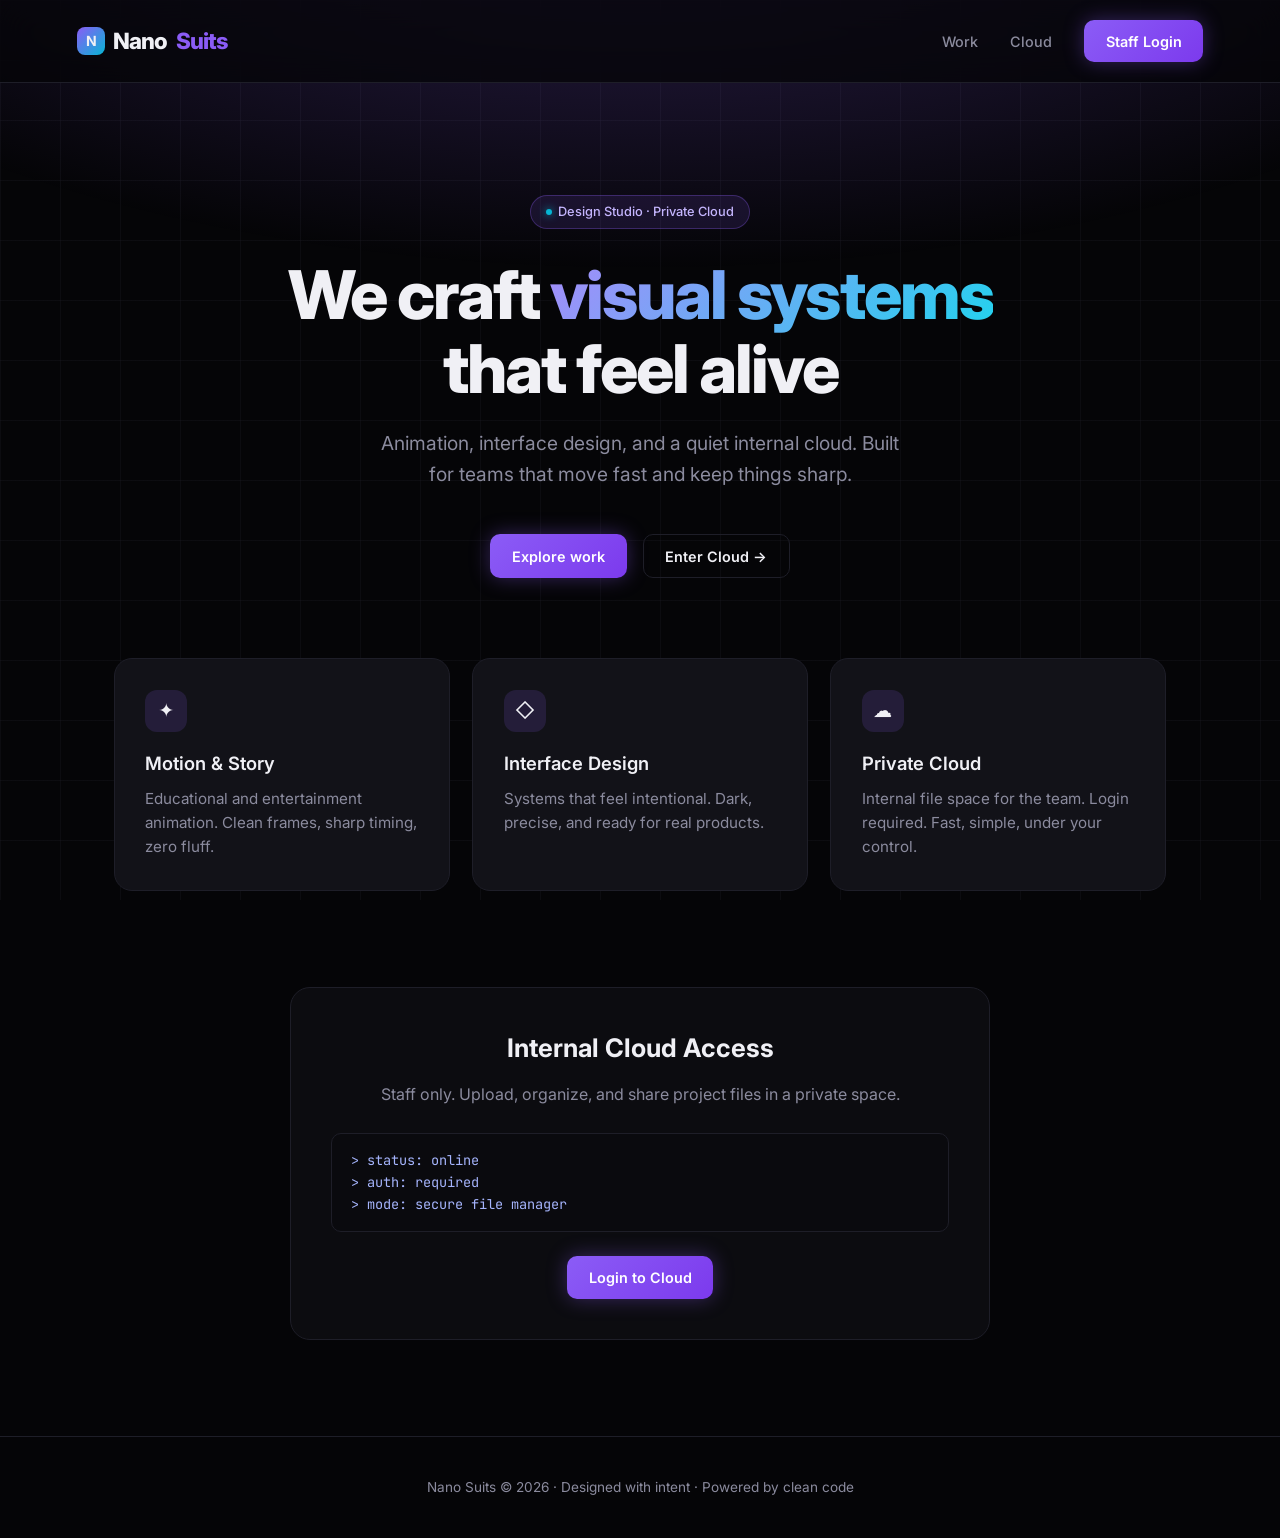
<file: index.html>
<!DOCTYPE html>
<html lang="en">
<head>
  <meta charset="UTF-8">
  <meta name="viewport" content="width=device-width, initial-scale=1.0">
  <title>Nano Suits — AI Design Studio</title>
  <meta name="description" content="Nano Suits — Design studio with private cloud. Clean. Fast. Powerful.">
  <link rel="preconnect" href="https://fonts.googleapis.com">
  <link href="https://fonts.googleapis.com/css2?family=Inter:wght@300;400;500;600;700;800&family=JetBrains+Mono:wght@400;500&display=swap" rel="stylesheet">
  <style>
    :root {
      --bg: #050507;
      --surface: #0c0c10;
      --card: #121218;
      --border: #1e1e28;
      --text: #f0f0f5;
      --muted: #8b8b9e;
      --accent: #8b5cf6;
      --accent2: #06b6d4;
      --glow: rgba(139, 92, 246, 0.35);
    }

    * { margin: 0; padding: 0; box-sizing: border-box; }

    body {
      font-family: 'Inter', system-ui, sans-serif;
      background: var(--bg);
      color: var(--text);
      line-height: 1.6;
      min-height: 100vh;
      overflow-x: hidden;
    }

    /* Background grid + glow */
    body::before {
      content: '';
      position: fixed;
      inset: 0;
      background: 
        radial-gradient(ellipse 80% 50% at 50% -20%, var(--glow), transparent),
        linear-gradient(rgba(30,30,40,0.3) 1px, transparent 1px),
        linear-gradient(90deg, rgba(30,30,40,0.3) 1px, transparent 1px);
      background-size: 100% 100%, 60px 60px, 60px 60px;
      pointer-events: none;
      z-index: 0;
    }

    header {
      position: relative;
      z-index: 10;
      display: flex;
      justify-content: space-between;
      align-items: center;
      padding: 1.25rem 6%;
      border-bottom: 1px solid var(--border);
      background: rgba(5,5,7,0.75);
      backdrop-filter: blur(16px);
    }

    .logo {
      font-weight: 800;
      font-size: 1.4rem;
      letter-spacing: -0.8px;
      display: flex;
      align-items: center;
      gap: 0.5rem;
    }
    .logo-mark {
      width: 28px;
      height: 28px;
      background: linear-gradient(135deg, var(--accent), var(--accent2));
      border-radius: 8px;
      display: grid;
      place-items: center;
      font-size: 14px;
      font-weight: 700;
    }
    .logo span { color: var(--accent); }

    nav {
      display: flex;
      align-items: center;
      gap: 2rem;
    }
    nav a {
      color: var(--muted);
      text-decoration: none;
      font-size: 0.9rem;
      font-weight: 500;
      transition: color 0.2s;
    }
    nav a:hover { color: var(--text); }

    .btn {
      display: inline-flex;
      align-items: center;
      gap: 0.4rem;
      background: linear-gradient(135deg, var(--accent), #7c3aed);
      color: white;
      border: none;
      padding: 0.6rem 1.35rem;
      border-radius: 10px;
      font-weight: 600;
      font-size: 0.9rem;
      cursor: pointer;
      text-decoration: none;
      transition: transform 0.15s, box-shadow 0.2s;
      box-shadow: 0 0 20px var(--glow);
    }
    .btn:hover {
      transform: translateY(-2px);
      box-shadow: 0 0 30px var(--glow);
    }
    .btn-ghost {
      background: transparent;
      border: 1px solid var(--border);
      box-shadow: none;
      color: var(--text);
    }
    .btn-ghost:hover {
      border-color: var(--accent);
      color: var(--accent);
      box-shadow: none;
    }

    .hero {
      position: relative;
      z-index: 5;
      max-width: 920px;
      margin: 0 auto;
      padding: 7rem 1.5rem 5rem;
      text-align: center;
    }

    .badge {
      display: inline-flex;
      align-items: center;
      gap: 0.4rem;
      background: rgba(139, 92, 246, 0.12);
      border: 1px solid rgba(139, 92, 246, 0.3);
      color: #c4b5fd;
      font-size: 0.8rem;
      font-weight: 500;
      padding: 0.35rem 0.9rem;
      border-radius: 999px;
      margin-bottom: 1.8rem;
    }
    .badge::before {
      content: '';
      width: 6px;
      height: 6px;
      background: var(--accent2);
      border-radius: 50%;
      box-shadow: 0 0 8px var(--accent2);
    }

    .hero h1 {
      font-size: clamp(2.6rem, 7vw, 4.2rem);
      font-weight: 800;
      letter-spacing: -2px;
      line-height: 1.1;
      margin-bottom: 1.4rem;
    }
    .hero h1 .gradient {
      background: linear-gradient(135deg, #a78bfa, #22d3ee);
      -webkit-background-clip: text;
      -webkit-text-fill-color: transparent;
      background-clip: text;
    }

    .hero p {
      color: var(--muted);
      font-size: 1.2rem;
      max-width: 540px;
      margin: 0 auto 2.8rem;
      font-weight: 400;
    }

    .hero-actions {
      display: flex;
      gap: 1rem;
      justify-content: center;
      flex-wrap: wrap;
    }

    .features {
      position: relative;
      z-index: 5;
      max-width: 1100px;
      margin: 0 auto 6rem;
      padding: 0 1.5rem;
      display: grid;
      grid-template-columns: repeat(auto-fit, minmax(280px, 1fr));
      gap: 1.4rem;
    }

    .card {
      background: var(--card);
      border: 1px solid var(--border);
      border-radius: 18px;
      padding: 1.9rem;
      transition: border-color 0.25s, transform 0.25s;
    }
    .card:hover {
      border-color: rgba(139, 92, 246, 0.45);
      transform: translateY(-4px);
    }
    .card-icon {
      width: 42px;
      height: 42px;
      border-radius: 12px;
      background: rgba(139, 92, 246, 0.15);
      display: grid;
      place-items: center;
      font-size: 1.2rem;
      margin-bottom: 1.1rem;
    }
    .card h3 {
      font-size: 1.15rem;
      font-weight: 600;
      margin-bottom: 0.5rem;
    }
    .card p {
      color: var(--muted);
      font-size: 0.95rem;
    }

    .cloud-teaser {
      position: relative;
      z-index: 5;
      max-width: 700px;
      margin: 0 auto 6rem;
      padding: 2.5rem;
      background: var(--surface);
      border: 1px solid var(--border);
      border-radius: 20px;
      text-align: center;
    }
    .cloud-teaser h2 {
      font-size: 1.6rem;
      margin-bottom: 0.8rem;
    }
    .cloud-teaser p {
      color: var(--muted);
      margin-bottom: 1.6rem;
    }
    .code-snippet {
      font-family: 'JetBrains Mono', monospace;
      font-size: 0.85rem;
      background: #0a0a0e;
      border: 1px solid var(--border);
      border-radius: 10px;
      padding: 1rem 1.2rem;
      color: #a5b4fc;
      text-align: left;
      overflow-x: auto;
      margin-bottom: 1.5rem;
    }

    footer {
      position: relative;
      z-index: 5;
      text-align: center;
      padding: 2.5rem 1rem;
      color: var(--muted);
      font-size: 0.85rem;
      border-top: 1px solid var(--border);
    }

    @media (max-width: 640px) {
      header { padding: 1rem 4%; }
      nav a:not(.btn) { display: none; }
      .hero { padding: 4.5rem 1.2rem 3.5rem; }
    }
  </style>
</head>
<body>
  <header>
    <div class="logo">
      <div class="logo-mark">N</div>
      Nano<span>Suits</span>
    </div>
    <nav>
      <a href="#features">Work</a>
      <a href="#cloud">Cloud</a>
      <!-- After you host the PHP on InfinityFree, change this href to your real login URL -->
      <a href="login.php" class="btn">Staff Login</a>
    </nav>
  </header>

  <section class="hero">
    <div class="badge">Design Studio · Private Cloud</div>
    <h1>We craft <span class="gradient">visual systems</span><br>that feel alive</h1>
    <p>Animation, interface design, and a quiet internal cloud. Built for teams that move fast and keep things sharp.</p>
    <div class="hero-actions">
      <a href="#features" class="btn">Explore work</a>
      <a href="login.php" class="btn btn-ghost">Enter Cloud →</a>
    </div>
  </section>

  <section class="features" id="features">
    <div class="card">
      <div class="card-icon">✦</div>
      <h3>Motion & Story</h3>
      <p>Educational and entertainment animation. Clean frames, sharp timing, zero fluff.</p>
    </div>
    <div class="card">
      <div class="card-icon">◇</div>
      <h3>Interface Design</h3>
      <p>Systems that feel intentional. Dark, precise, and ready for real products.</p>
    </div>
    <div class="card">
      <div class="card-icon">☁</div>
      <h3>Private Cloud</h3>
      <p>Internal file space for the team. Login required. Fast, simple, under your control.</p>
    </div>
  </section>

  <section class="cloud-teaser" id="cloud">
    <h2>Internal Cloud Access</h2>
    <p>Staff only. Upload, organize, and share project files in a private space.</p>
    <div class="code-snippet">
      > status: online<br>
      > auth: required<br>
      > mode: secure file manager
    </div>
    <a href="login.php" class="btn">Login to Cloud</a>
  </section>

  <footer>
    Nano Suits © 2026 · Designed with intent · Powered by clean code
  </footer>
</body>
</html>
</file>
